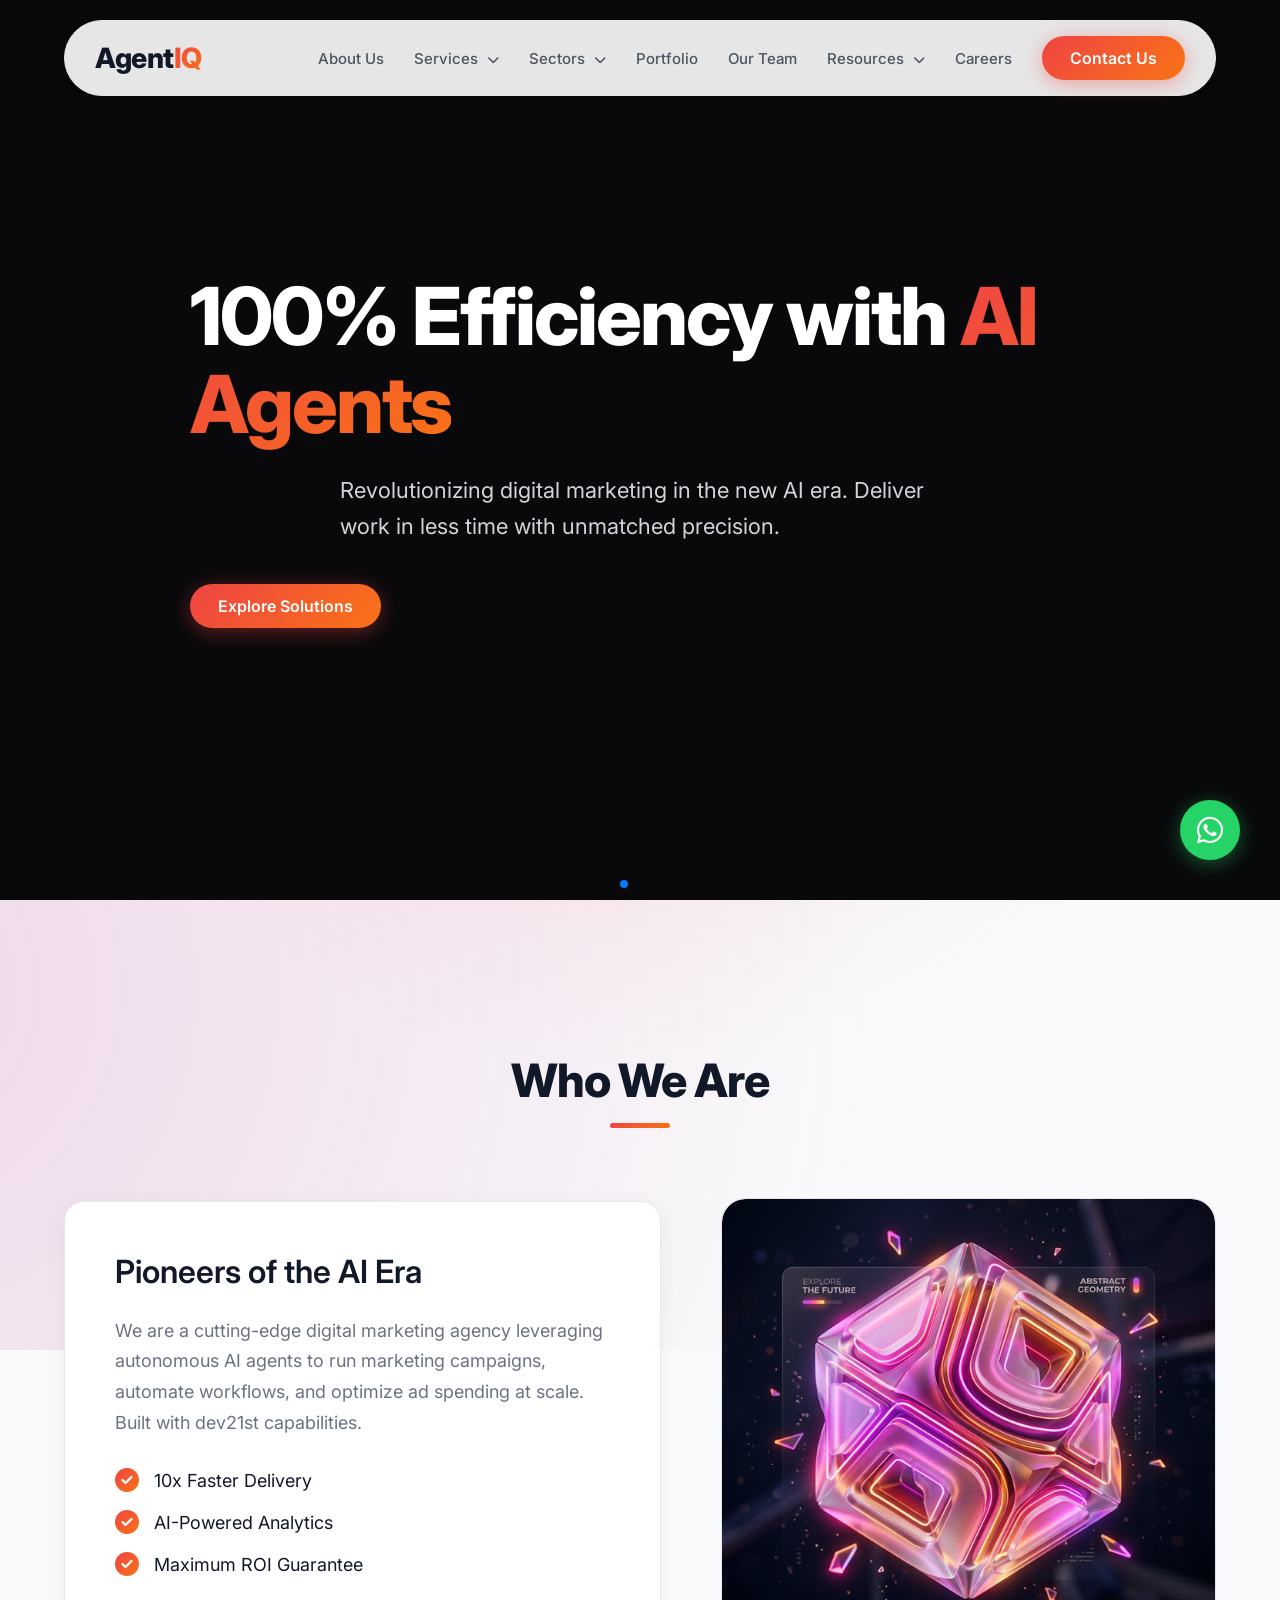
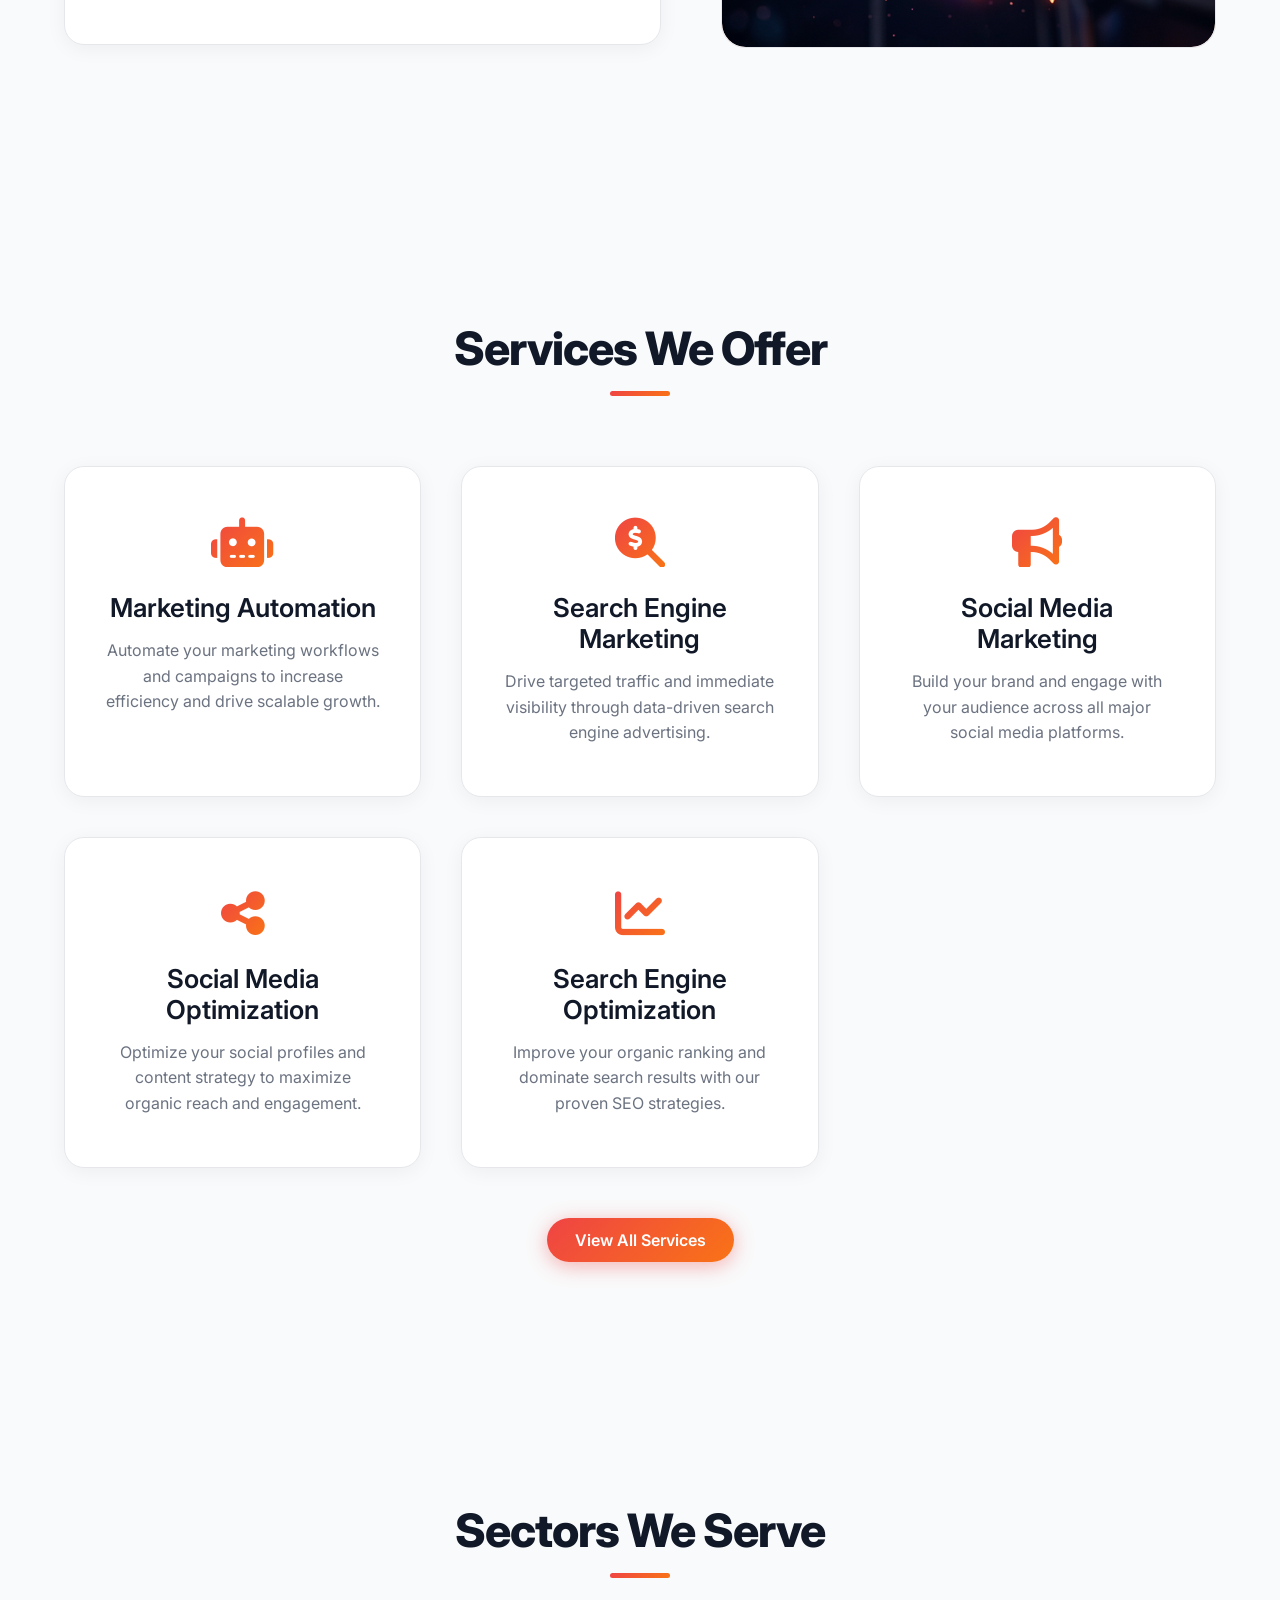
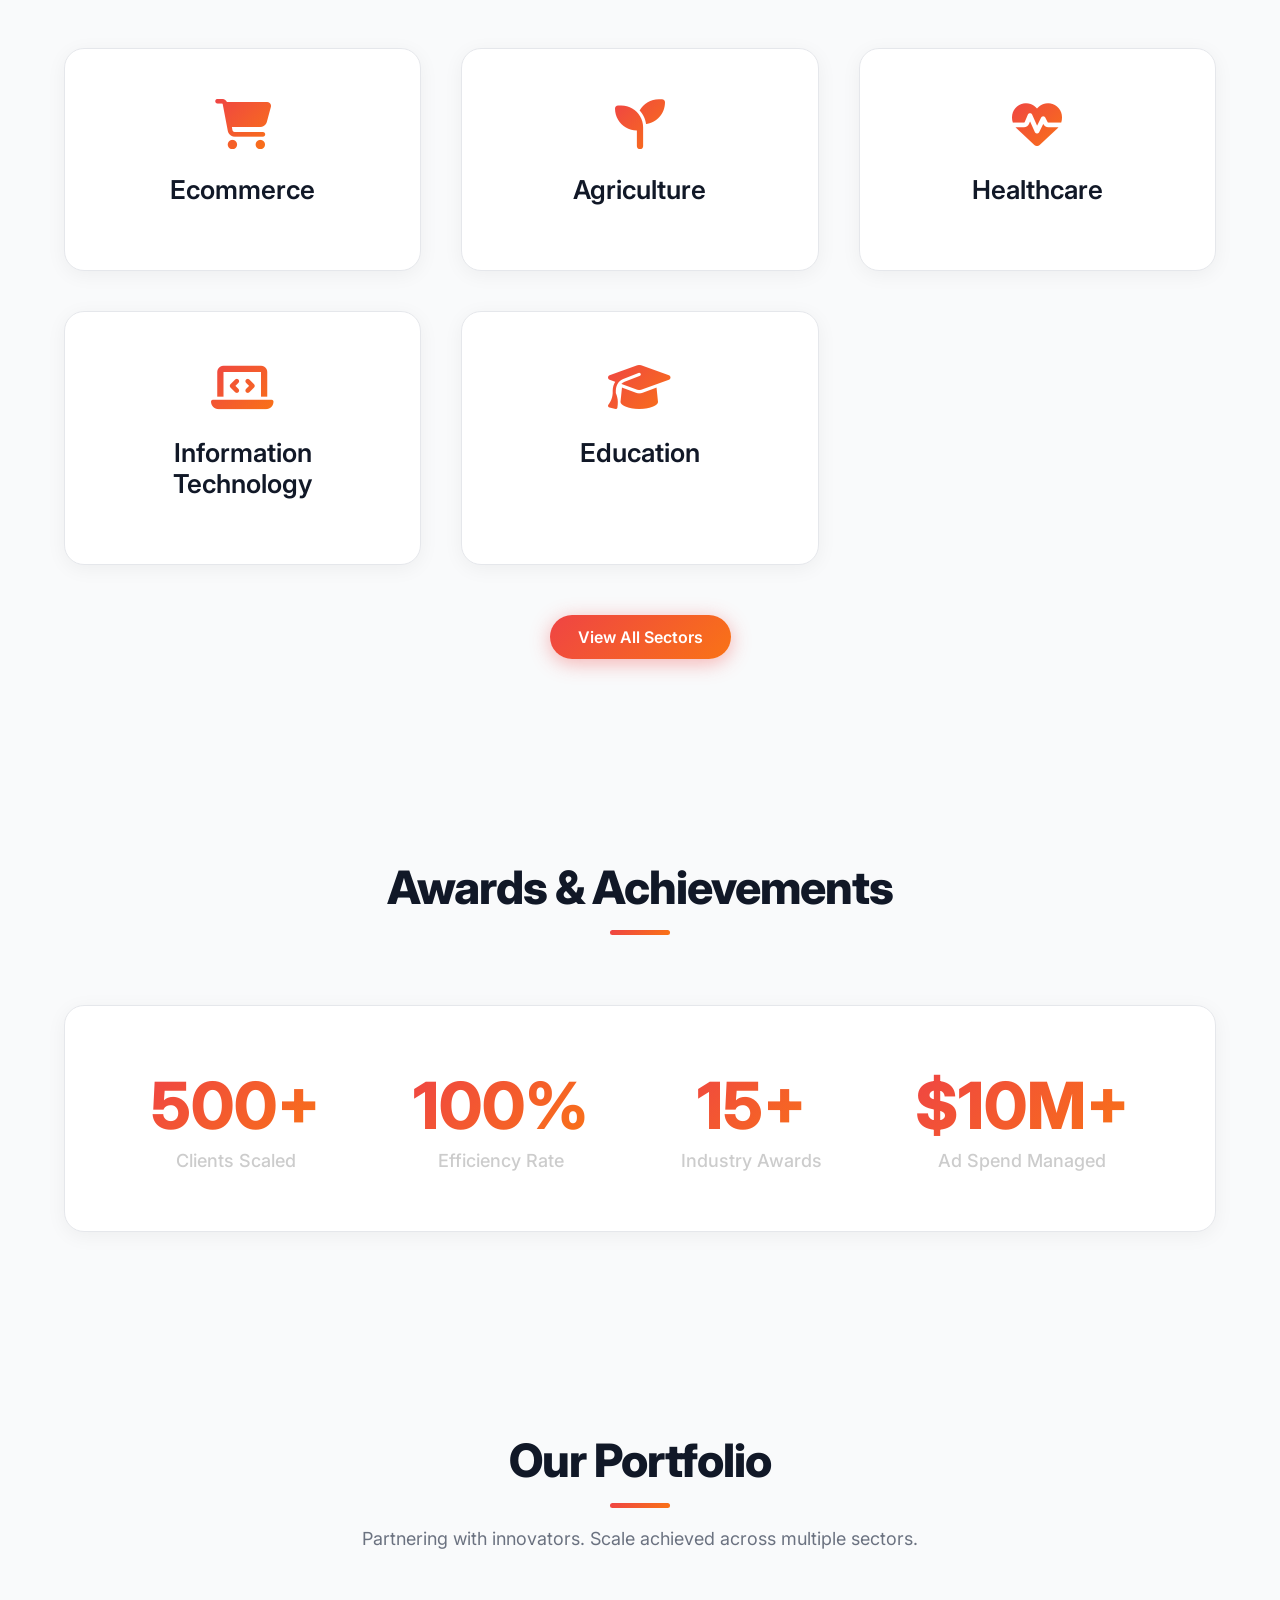
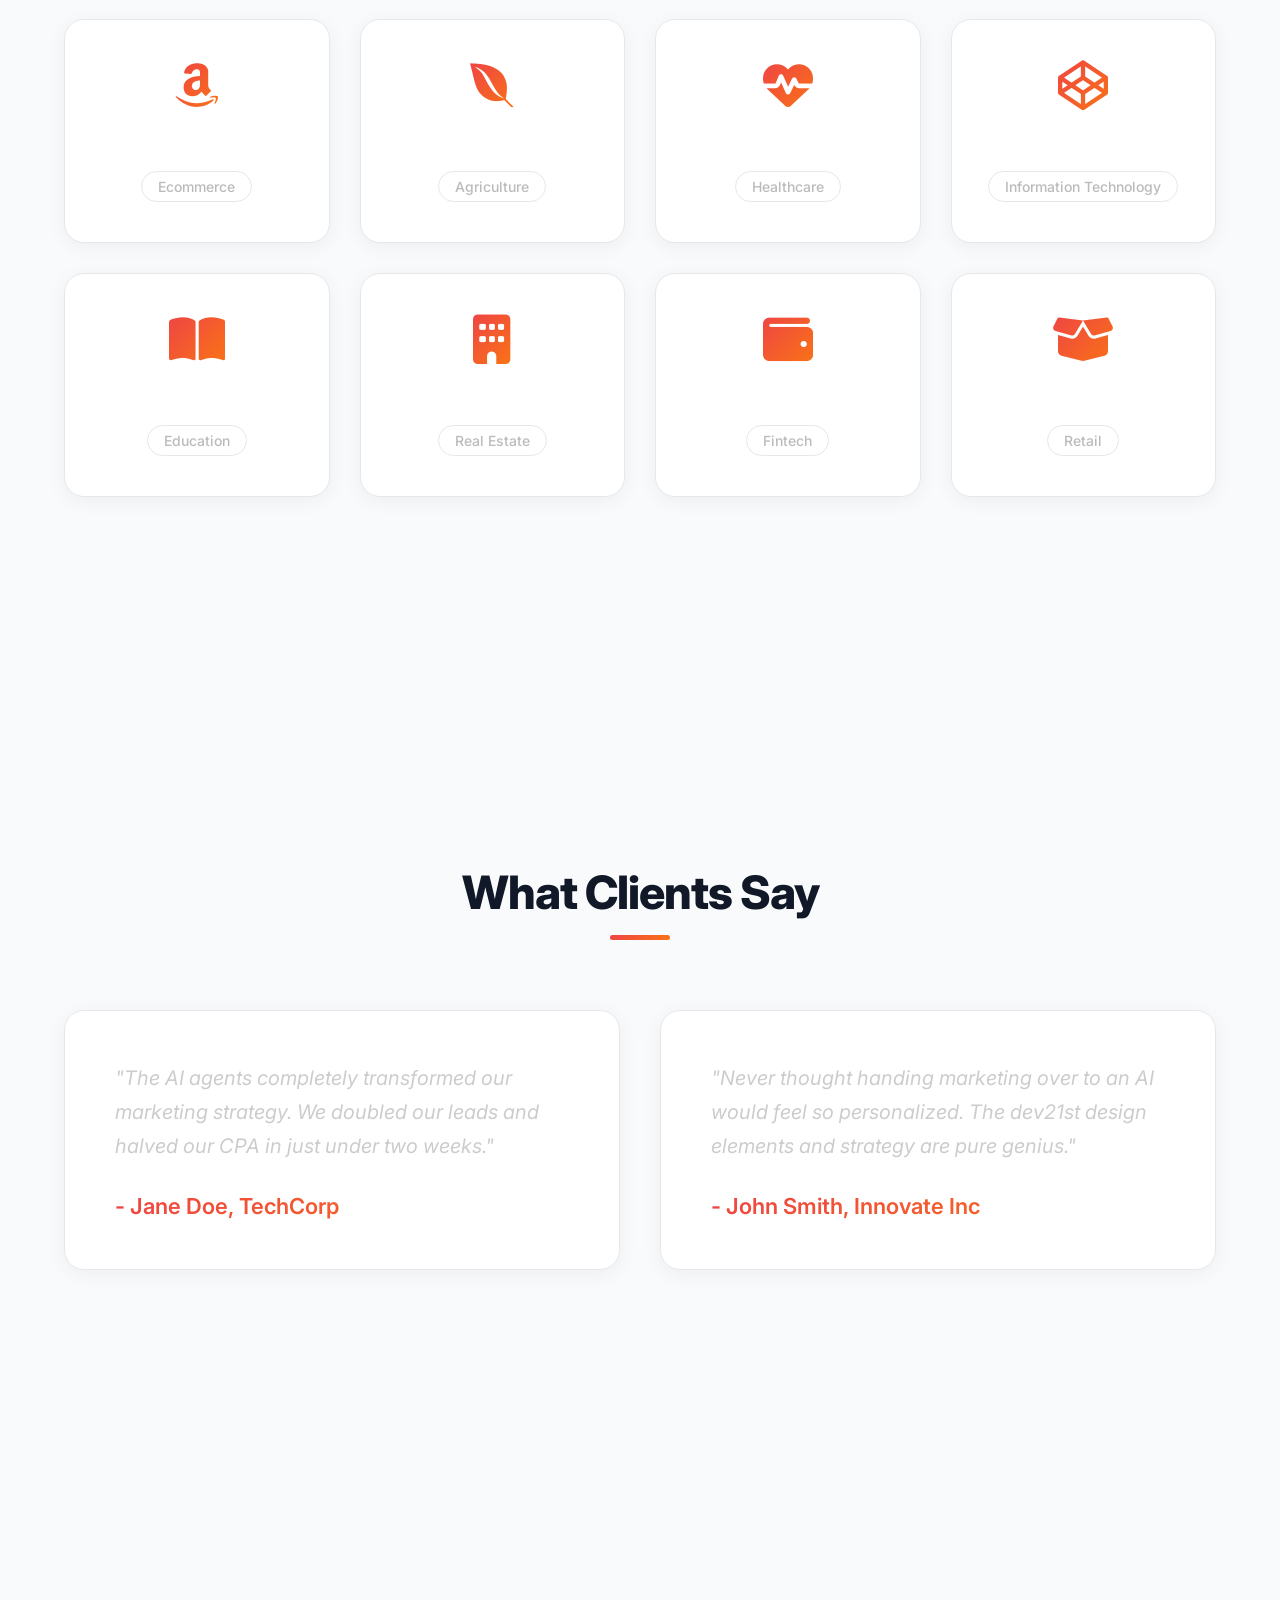
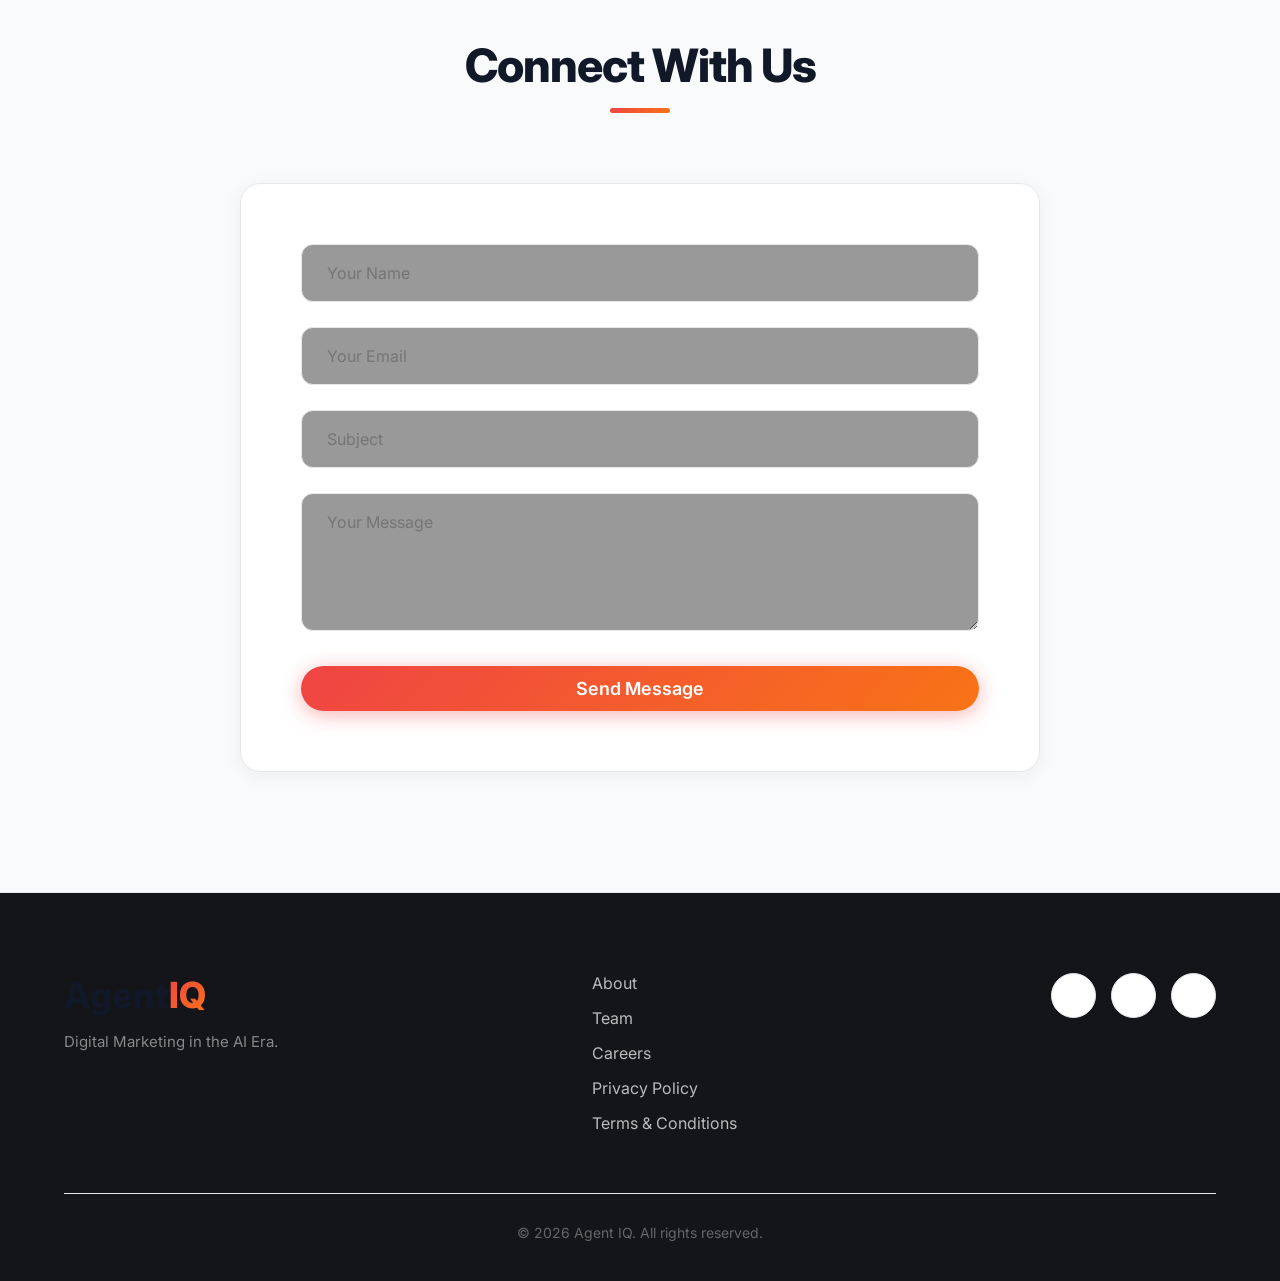
<file: index.html>
<!DOCTYPE html>
<html lang="en">
<head>
    <meta charset="UTF-8">
    <meta name="viewport" content="width=device-width, initial-scale=1.0">
    <title>AgentIQ - AI Digital Marketing Agency</title>
    <link href="https://fonts.googleapis.com/css2?family=Outfit:wght@300;400;600;800&display=swap" rel="stylesheet">
    <link rel="stylesheet" href="https://cdnjs.cloudflare.com/ajax/libs/font-awesome/6.4.0/css/all.min.css">
    <link rel="stylesheet" href="https://cdn.jsdelivr.net/npm/swiper@10/swiper-bundle.min.css"/>
    <link rel="stylesheet" href="style.css">
</head>
<body>
    <div class="blob-bg"></div>
    
    <header>
        <div class="logo">
            <h2><a href="#home" style="text-decoration: none; color: inherit;">Agent<span>IQ</span></a></h2>
        </div>
        <nav>
            <ul>
                <li><a href="#page-about">About Us</a></li>
                <li class="dropdown">
                    <a href="#page-all-services">Services <i class="fas fa-chevron-down" style="font-size: 12px; margin-left: 5px;"></i></a>
                    <ul class="dropdown-menu">
                        <li><a href="#page-marketing-automation">Marketing Automation</a></li>
                        <li><a href="#page-sem">Search Engine Marketing</a></li>
                        <li><a href="#page-smm">Social Media Marketing</a></li>
                        <li><a href="#page-smo">Social Media Optimization</a></li>
                        <li><a href="#page-seo">Search Engine Optimization</a></li>
                        <li><a href="#page-whatsapp">WhatsApp Marketing</a></li>
                        <li><a href="#page-email">Email Marketing</a></li>
                        <li><a href="#page-content">Content Marketing</a></li>
                        <li><a href="#page-brand">Brand Management</a></li>
                        <li><a href="#page-uiux">UI/UX Design</a></li>
                        <li><a href="#page-video">Video Production</a></li>
                    </ul>
                </li>
                <li class="dropdown">
                    <a href="#page-all-sectors">Sectors <i class="fas fa-chevron-down" style="font-size: 12px; margin-left: 5px;"></i></a>
                    <ul class="dropdown-menu">
                        <li><a href="#page-ecommerce">Ecommerce</a></li>
                        <li><a href="#page-agriculture">Agriculture</a></li>
                        <li><a href="#page-healthcare">Healthcare</a></li>
                        <li><a href="#page-it">Information Technology</a></li>
                        <li><a href="#page-education">Education</a></li>
                        <li><a href="#page-hospitality">Hospitality</a></li>
                        <li><a href="#page-real-estate">Real Estate</a></li>
                        <li><a href="#page-fmcg">FMCG</a></li>
                        <li><a href="#page-retail">Retail</a></li>
                        <li><a href="#page-fintech">Fintech</a></li>
                    </ul>
                </li>
                <li><a href="#page-portfolio">Portfolio</a></li>
                <li><a href="#page-team">Our Team</a></li>
                <li class="dropdown">
                    <a href="#resources">Resources <i class="fas fa-chevron-down" style="font-size: 12px; margin-left: 5px;"></i></a>
                    <ul class="dropdown-menu">
                        <li><a href="#page-resource-blogs">Blogs</a></li>
                        <li><a href="#page-resource-case-studies">Case Studies</a></li>
                        <li><a href="#page-resource-pr">PR</a></li>
                        <li><a href="#page-resource-whitepapers">Whitepapers</a></li>
                        <li><a href="#page-resource-webinars">Webinars</a></li>
                    </ul>
                </li>
                <li><a href="#page-careers">Careers</a></li>
                <li><a href="#contact" class="btn-primary">Contact Us</a></li>
            </ul>
        </nav>
        <div class="menu-toggle"><i class="fas fa-bars"></i></div>
    </header>

    <main id="home-view">
        <!-- Home / Sliding Banners -->
        <section id="home" class="hero swiper">
            <div class="swiper-wrapper">
                <div class="swiper-slide">
                    <div class="slide-content">
                        <h1>100% Efficiency with <span>AI Agents</span></h1>
                        <p>Revolutionizing digital marketing in the new AI era. Deliver work in less time with unmatched precision.</p>
                        <a href="#page-all-services" class="btn-gradient">Explore Solutions</a>
                    </div>
                </div>
                <div class="swiper-slide">
                    <div class="slide-content">
                        <h1>Data-Driven <span>Excellence</span></h1>
                        <p>Turn your marketing metrics into actionable insights using our advanced AI algorithms.</p>
                        <a href="#contact" class="btn-gradient">Get Started</a>
                    </div>
                </div>
                <div class="swiper-slide">
                    <div class="slide-content">
                        <h1>Future of <span>Growth</span></h1>
                        <p>Automated, secure, and incredibly fast. The only digital marketing partner you'll ever need.</p>
                        <a href="#portfolio" class="btn-gradient">View Work</a>
                    </div>
                </div>
            </div>
            <div class="swiper-pagination"></div>
        </section>

        <!-- Who We Are / Why Choose Us -->
        <section id="about" class="about">
            <div class="section-header">
                <h2>Who We Are</h2>
                <div class="underline"></div>
            </div>
            <div class="about-content">
                <div class="about-text glass">
                    <h3>Pioneers of the AI Era</h3>
                    <p>We are a cutting-edge digital marketing agency leveraging autonomous AI agents to run marketing campaigns, automate workflows, and optimize ad spending at scale. Built with dev21st capabilities.</p>
                    <ul>
                        <li><i class="fas fa-check-circle"></i> 10x Faster Delivery</li>
                        <li><i class="fas fa-check-circle"></i> AI-Powered Analytics</li>
                        <li><i class="fas fa-check-circle"></i> Maximum ROI Guarantee</li>
                    </ul>
                </div>
                <div class="about-image">
                    <div class="image-placeholder" id="about-img-placeholder">
                        <img src="assets/about-asset.png" alt="About AgentIQ">
                    </div>
                </div>
            </div>
        </section>

        <!-- Services -->
        <section id="services" class="services">
            <div class="section-header">
                <h2>Services We Offer</h2>
                <div class="underline"></div>
            </div>
            <div class="services-grid">
                <div class="service-card glass">
                    <i class="fas fa-robot"></i>
                    <h3>Marketing Automation</h3>
                    <p>Automate your marketing workflows and campaigns to increase efficiency and drive scalable growth.</p>
                </div>
                <div class="service-card glass">
                    <i class="fas fa-search-dollar"></i>
                    <h3>Search Engine Marketing</h3>
                    <p>Drive targeted traffic and immediate visibility through data-driven search engine advertising.</p>
                </div>
                <div class="service-card glass">
                    <i class="fas fa-bullhorn"></i>
                    <h3>Social Media Marketing</h3>
                    <p>Build your brand and engage with your audience across all major social media platforms.</p>
                </div>
                <div class="service-card glass">
                    <i class="fas fa-share-alt"></i>
                    <h3>Social Media Optimization</h3>
                    <p>Optimize your social profiles and content strategy to maximize organic reach and engagement.</p>
                </div>
                <div class="service-card glass">
                    <i class="fas fa-chart-line"></i>
                    <h3>Search Engine Optimization</h3>
                    <p>Improve your organic ranking and dominate search results with our proven SEO strategies.</p>
                </div>
            </div>
            <div style="text-align: center; margin-top: 50px;">
                <a href="#page-all-services" class="btn-gradient">View All Services</a>
            </div>
        </section>
        
        <!-- Sectors (Brief Placeholder) -->
        <section id="sectors" class="sectors">
            <div class="section-header">
                <h2>Sectors We Serve</h2>
                <div class="underline"></div>
            </div>
            <div class="services-grid">
                <div class="service-card glass">
                    <i class="fas fa-shopping-cart"></i>
                    <h3>Ecommerce</h3>
                </div>
                <div class="service-card glass">
                    <i class="fas fa-seedling"></i>
                    <h3>Agriculture</h3>
                </div>
                <div class="service-card glass">
                    <i class="fas fa-heartbeat"></i>
                    <h3>Healthcare</h3>
                </div>
                <div class="service-card glass">
                    <i class="fas fa-laptop-code"></i>
                    <h3>Information Technology</h3>
                </div>
                <div class="service-card glass">
                    <i class="fas fa-graduation-cap"></i>
                    <h3>Education</h3>
                </div>
            </div>
            <div style="text-align: center; margin-top: 50px;">
                <a href="#page-all-sectors" class="btn-gradient">View All Sectors</a>
            </div>
        </section>

        <!-- Awards & Achievements -->
        <section id="awards" class="awards">
            <div class="section-header">
                <h2>Awards & Achievements</h2>
                <div class="underline"></div>
            </div>
            <div class="awards-grid glass">
                <div class="award-item">
                    <h2>500+</h2>
                    <p>Clients Scaled</p>
                </div>
                <div class="award-item">
                    <h2>100%</h2>
                    <p>Efficiency Rate</p>
                </div>
                <div class="award-item">
                    <h2>15+</h2>
                    <p>Industry Awards</p>
                </div>
                <div class="award-item">
                    <h2>$10M+</h2>
                    <p>Ad Spend Managed</p>
                </div>
            </div>
        </section>

        <!-- Portfolio -->
        <section id="portfolio" class="portfolio">
            <div class="section-header">
                <h2>Our Portfolio</h2>
                <div class="underline"></div>
                <p style="margin-top:20px; color:#6b7280; font-size:18px;">Partnering with innovators. Scale achieved across multiple sectors.</p>
            </div>
            <div class="portfolio-grid">
                <div class="portfolio-card glass">
                    <div class="client-logo">
                        <i class="fab fa-amazon"></i>
                        <h3>AuraMart</h3>
                    </div>
                    <span class="client-sector">Ecommerce</span>
                </div>
                <div class="portfolio-card glass">
                    <div class="client-logo">
                        <i class="fab fa-envira"></i>
                        <h3>AgriGlobal</h3>
                    </div>
                    <span class="client-sector">Agriculture</span>
                </div>
                <div class="portfolio-card glass">
                    <div class="client-logo">
                        <i class="fas fa-heartbeat"></i>
                        <h3>MedLife Plus</h3>
                    </div>
                    <span class="client-sector">Healthcare</span>
                </div>
                <div class="portfolio-card glass">
                    <div class="client-logo">
                        <i class="fab fa-codepen"></i>
                        <h3>CodeSphere</h3>
                    </div>
                    <span class="client-sector">Information Technology</span>
                </div>
                <div class="portfolio-card glass">
                    <div class="client-logo">
                        <i class="fas fa-book-open"></i>
                        <h3>EdVantage</h3>
                    </div>
                    <span class="client-sector">Education</span>
                </div>
                <div class="portfolio-card glass">
                    <div class="client-logo">
                        <i class="fas fa-building"></i>
                        <h3>PrimeEstates</h3>
                    </div>
                    <span class="client-sector">Real Estate</span>
                </div>
                <div class="portfolio-card glass">
                    <div class="client-logo">
                        <i class="fas fa-wallet"></i>
                        <h3>FinFlow</h3>
                    </div>
                    <span class="client-sector">Fintech</span>
                </div>
                <div class="portfolio-card glass">
                    <div class="client-logo">
                        <i class="fas fa-box-open"></i>
                        <h3>MaxRetail</h3>
                    </div>
                    <span class="client-sector">Retail</span>
                </div>
            </div>
        </section>

        <!-- Testimonials -->
        <section id="testimonials" class="testimonials">
            <div class="section-header">
                <h2>What Clients Say</h2>
                <div class="underline"></div>
            </div>
            <div class="testi-grid">
                <div class="testi-card glass">
                    <p>"The AI agents completely transformed our marketing strategy. We doubled our leads and halved our CPA in just under two weeks."</p>
                    <h4>- Jane Doe, TechCorp</h4>
                </div>
                <div class="testi-card glass">
                    <p>"Never thought handing marketing over to an AI would feel so personalized. The dev21st design elements and strategy are pure genius."</p>
                    <h4>- John Smith, Innovate Inc</h4>
                </div>
            </div>
        </section>

        <!-- Connect Us -->
        <section id="contact" class="connect">
            <div class="section-header">
                <h2>Connect With Us</h2>
                <div class="underline"></div>
            </div>
            <div class="connect-container">
                <form class="glass form-grid" onsubmit="event.preventDefault(); alert('Message Sent Successfully!');">
                    <input type="text" placeholder="Your Name" required>
                    <input type="email" placeholder="Your Email" required>
                    <input type="text" placeholder="Subject">
                    <textarea placeholder="Your Message" rows="5" required></textarea>
                    <button type="submit" class="btn-gradient">Send Message</button>
                </form>
            </div>
        </section>
    </main>

    <!-- Dynamic Container for SPA routing -->
    <main id="dynamic-view" style="display: none; padding-top: 100px; min-height: calc(100vh - 100px);">
        <section class="dynamic-section" style="padding: 60px 5%; min-height: auto;">
            <div class="section-header">
                <h2 id="dyn-title">Title</h2>
                <div class="underline"></div>
                <p id="dyn-subtitle" style="margin-top:20px; color:#6b7280; font-size:18px;"></p>
            </div>
            <div class="connect-container" id="dyn-content-container" style="max-width: 1000px; margin: 0 auto; width: 100%;">
                <!-- Dynamic Content will be injected here by script.js -->
            </div>
        </section>
    </main>

    <footer>
        <div class="footer-content">
            <div class="footer-logo">
                <h2>Agent<span>IQ</span></h2>
                <p>Digital Marketing in the AI Era.</p>
            </div>
            <div class="footer-links">
                <!-- Placing anchors to fulfill menu items not built into large sections -->
                <a href="#page-about">About</a>
                <a href="#page-team">Team</a>
                <a href="#page-careers">Careers</a>
                <a href="#page-privacy">Privacy Policy</a>
                <a href="#page-terms">Terms & Conditions</a>
            </div>
            <div class="footer-social">
                <a href="#"><i class="fab fa-instagram"></i></a>
                <a href="#"><i class="fab fa-twitter"></i></a>
                <a href="#"><i class="fab fa-linkedin-in"></i></a>
            </div>
        </div>
        <p class="copyright">&copy; 2026 Agent IQ. All rights reserved.</p>
    </footer>

    <!-- Floating WhatsApp Bot -->
    <a href="https://wa.me/1234567890" target="_blank" class="whatsapp-float">
        <i class="fab fa-whatsapp"></i>
    </a>

    <script src="https://cdn.jsdelivr.net/npm/swiper@10/swiper-bundle.min.js"></script>
    <script src="script.js"></script>
</body>
</html>
</file>
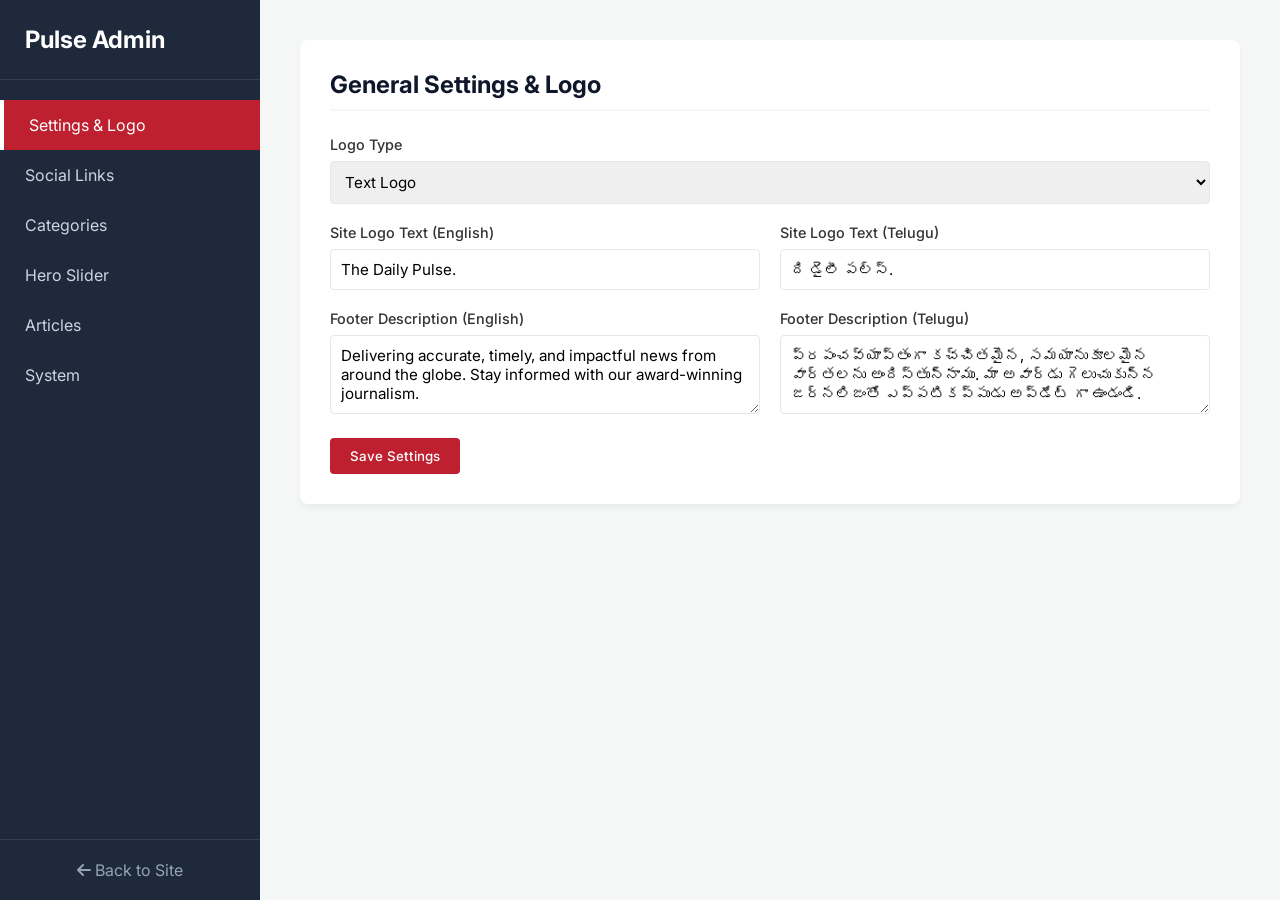
<file: news-portal/admin.html>
<!DOCTYPE html>
<html lang="en">
<head>
    <meta charset="UTF-8">
    <meta name="viewport" content="width=device-width, initial-scale=1.0">
    <title>Admin Dashboard | The Daily Pulse</title>
    <link href="https://fonts.googleapis.com/css2?family=Inter:wght@300;400;500;600;700&display=swap" rel="stylesheet">
    <link rel="stylesheet" href="https://cdnjs.cloudflare.com/ajax/libs/font-awesome/6.4.0/css/all.min.css">
    <style>
        :root { --primary: #bf202f; --bg: #f4f7f6; --sidebar: #1e293b; --text: #333; --border: #e2e8f0; }
        * { margin: 0; padding: 0; box-sizing: border-box; font-family: 'Inter', sans-serif; }
        body { background: var(--bg); color: var(--text); }
        .admin-layout { display: flex; min-height: 100vh; }
        
        /* Sidebar */
        .admin-sidebar { width: 260px; background: var(--sidebar); color: #fff; display: flex; flex-direction: column; }
        .admin-logo { padding: 25px; font-size: 1.5rem; font-weight: 700; border-bottom: 1px solid rgba(255,255,255,0.1); }
        .admin-nav { list-style: none; padding: 20px 0; flex-grow: 1; }
        .admin-nav li a { display: block; padding: 15px 25px; color: #cbd5e1; text-decoration: none; transition: 0.3s; }
        .admin-nav li a:hover, .admin-nav li a.active { background: var(--primary); color: #fff; border-left: 4px solid #fff; }
        .back-to-site { display: block; padding: 20px; text-align: center; color: #94a3b8; text-decoration: none; border-top: 1px solid rgba(255,255,255,0.1); }
        
        /* Main Content */
        .admin-main { flex: 1; padding: 40px; overflow-y: auto; height: 100vh; }
        .admin-section { display: none; background: #fff; padding: 30px; border-radius: 8px; box-shadow: 0 4px 6px -1px rgba(0,0,0,0.05); }
        .admin-section.active { display: block; }
        .admin-section h2 { margin-bottom: 25px; color: #0f172a; border-bottom: 2px solid var(--bg); padding-bottom: 10px; }
        
        /* Forms */
        .form-group { margin-bottom: 20px; }
        .form-group label { display: block; font-weight: 500; margin-bottom: 8px; font-size: 0.9rem; }
        .form-group input, .form-group textarea, .form-group select { width: 100%; padding: 10px; border: 1px solid var(--border); border-radius: 4px; font-size: 0.95rem; }
        .form-row { display: flex; gap: 20px; }
        .form-row .form-group { flex: 1; }
        
        .btn { background: var(--primary); color: #fff; border: none; padding: 10px 20px; border-radius: 4px; cursor: pointer; font-weight: 500; }
        .btn:hover { opacity: 0.9; }
        .btn-danger { background: #ef4444; }
        
        .data-list { margin-top: 30px; border-top: 1px solid var(--border); padding-top: 20px; }
        .data-item { background: var(--bg); padding: 15px; margin-bottom: 10px; border-radius: 4px; display: flex; justify-content: space-between; align-items: center; }
        .data-item-details { display: flex; flex-direction: column; gap: 5px; }
    </style>
</head>
<body>
    <div class="admin-layout">
        <aside class="admin-sidebar">
            <div class="admin-logo">Pulse Admin</div>
            <ul class="admin-nav">
                <li><a href="#" class="active" data-target="settings">Settings & Logo</a></li>
                <li><a href="#" data-target="social">Social Links</a></li>
                <li><a href="#" data-target="categories">Categories</a></li>
                <li><a href="#" data-target="hero">Hero Slider</a></li>
                <li><a href="#" data-target="articles">Articles</a></li>
                <li><a href="#" data-target="reset">System</a></li>
            </ul>
            <a href="index.html" class="back-to-site"><i class="fa-solid fa-arrow-left"></i> Back to Site</a>
        </aside>
        
        <main class="admin-main">
            <!-- Settings Section -->
            <section id="settings" class="admin-section active">
                <h2>General Settings & Logo</h2>
                <form id="form-settings">
                    <div class="form-group">
                        <label>Logo Type</label>
                        <select id="set-logo-type">
                            <option value="text">Text Logo</option>
                            <option value="image">Image Logo</option>
                        </select>
                    </div>
                    <div class="form-group" id="logo-img-group" style="display:none;">
                        <label>Logo Image URL</label>
                        <input type="url" id="set-logo-img" placeholder="https://...">
                    </div>
                    <div class="form-row" id="logo-text-group">
                        <div class="form-group">
                            <label>Site Logo Text (English)</label>
                            <input type="text" id="set-logo-en">
                        </div>
                        <div class="form-group">
                            <label>Site Logo Text (Telugu)</label>
                            <input type="text" id="set-logo-te">
                        </div>
                    </div>
                    <div class="form-row">
                        <div class="form-group">
                            <label>Footer Description (English)</label>
                            <textarea id="set-footer-en" rows="3" required></textarea>
                        </div>
                        <div class="form-group">
                            <label>Footer Description (Telugu)</label>
                            <textarea id="set-footer-te" rows="3" required></textarea>
                        </div>
                    </div>
                    <button type="submit" class="btn">Save Settings</button>
                </form>
            </section>

            <!-- Social Links Section -->
            <section id="social" class="admin-section">
                <h2>Social Links</h2>
                <form id="form-social">
                    <div class="form-row">
                        <div class="form-group">
                            <label>Facebook URL</label>
                            <input type="url" id="soc-facebook" placeholder="https://facebook.com/...">
                        </div>
                        <div class="form-group">
                            <label>Twitter / X URL</label>
                            <input type="url" id="soc-twitter" placeholder="https://twitter.com/...">
                        </div>
                    </div>
                    <div class="form-row">
                        <div class="form-group">
                            <label>Instagram URL</label>
                            <input type="url" id="soc-instagram" placeholder="https://instagram.com/...">
                        </div>
                        <div class="form-group">
                            <label>YouTube URL</label>
                            <input type="url" id="soc-youtube" placeholder="https://youtube.com/...">
                        </div>
                    </div>
                    <div class="form-group">
                        <label>LinkedIn URL</label>
                        <input type="url" id="soc-linkedin" placeholder="https://linkedin.com/...">
                    </div>
                    <button type="submit" class="btn">Save Social Links</button>
                </form>
            </section>

            <!-- Categories Section -->
            <section id="categories" class="admin-section">
                <h2>Manage Categories</h2>
                <form id="form-category">
                    <div class="form-row">
                        <div class="form-group">
                            <label>Category ID (e.g. technology)</label>
                            <input type="text" id="cat-id" required placeholder="lowercase, no spaces">
                        </div>
                        <div class="form-group">
                            <label>Name (English)</label>
                            <input type="text" id="cat-en" required>
                        </div>
                        <div class="form-group">
                            <label>Name (Telugu)</label>
                            <input type="text" id="cat-te" required>
                        </div>
                    </div>
                    <button type="submit" class="btn">Add Category</button>
                </form>
                <div class="data-list" id="category-list"></div>
            </section>
            
            <!-- Hero Slider -->
            <section id="hero" class="admin-section">
                <h2>Add Hero Slide</h2>
                <form id="form-hero">
                    <div class="form-row">
                        <div class="form-group">
                            <label>Title (English)</label>
                            <input type="text" id="hero-title-en" required>
                        </div>
                        <div class="form-group">
                            <label>Title (Telugu)</label>
                            <input type="text" id="hero-title-te" required>
                        </div>
                    </div>
                    <div class="form-row">
                        <div class="form-group">
                            <label>Category</label>
                            <select id="hero-category" required class="dynamic-cat-select">
                                <!-- JS populated -->
                            </select>
                        </div>
                        <div class="form-group">
                            <label>Author</label>
                            <input type="text" id="hero-author" required>
                        </div>
                    </div>
                    <div class="form-group">
                        <label>Image URL</label>
                        <input type="url" id="hero-image" placeholder="https://..." required>
                    </div>
                    <button type="submit" class="btn">Add Slide</button>
                </form>
                <div class="data-list" id="hero-list"></div>
            </section>

            <!-- Articles Section -->
            <section id="articles" class="admin-section">
                <h2>Add New Article</h2>
                <form id="form-article">
                    <div class="form-row">
                        <div class="form-group">
                            <label>Article Title (English)</label>
                            <input type="text" id="art-title-en" required>
                        </div>
                        <div class="form-group">
                            <label>Article Title (Telugu)</label>
                            <input type="text" id="art-title-te" required>
                        </div>
                    </div>
                    <div class="form-row">
                        <div class="form-group">
                            <label>Content Paragraph (English)</label>
                            <textarea id="art-content-en" rows="3" required></textarea>
                        </div>
                        <div class="form-group">
                            <label>Content Paragraph (Telugu)</label>
                            <textarea id="art-content-te" rows="3" required></textarea>
                        </div>
                    </div>
                    <div class="form-row">
                        <div class="form-group">
                            <label>Category</label>
                            <select id="art-category" required class="dynamic-cat-select">
                                <!-- JS populated -->
                            </select>
                        </div>
                        <div class="form-group">
                            <label>Author Name</label>
                            <input type="text" id="art-author" required>
                        </div>
                    </div>
                    <div class="form-group">
                        <label>Featured Image URL</label>
                        <input type="url" id="art-image" placeholder="https://..." required>
                    </div>
                    <button type="submit" class="btn">Publish Article</button>
                </form>
                <div class="data-list" id="article-list"></div>
            </section>
            
            <section id="reset" class="admin-section">
                <h2>System Management</h2>
                <p style="margin-bottom:20px;">Use this to completely reset your website data back to defaults.</p>
                <button id="btn-reset" class="btn btn-danger">Factory Reset Database</button>
            </section>
        </main>
    </div>
    <script src="admin.js"></script>
</body>
</html>
</file>
<file: style.css>
@import url('https://fonts.googleapis.com/css2?family=Inter:wght@300;400;500;600;700;800&display=swap');

:root {
    --bg-color: #f9fafb;
    --text-color: #111827;
    --card-bg: #ffffff;
    --border-color: #e5e7eb;
    --header-bg: rgba(255, 255, 255, 0.9);
    --dark-section: #09090b;
    
    /* Coral Red Space Labs Accent */
    --ig-grad: linear-gradient(135deg, #EF4444 0%, #F97316 100%);
    --ig-glow: rgba(239, 68, 68, 0.4);
}

* {
    margin: 0;
    padding: 0;
    box-sizing: border-box;
    font-family: 'Inter', sans-serif;
}

html {
    scroll-behavior: smooth;
}

body {
    background-color: var(--bg-color);
    color: var(--text-color);
    overflow-x: hidden;
    position: relative;
}

/* Background Animated Blobs */
.blob-bg {
    position: fixed;
    top: -50%;
    left: -50%;
    width: 200%;
    height: 200%;
    background: radial-gradient(circle at 50% 50%, rgba(220, 39, 67, 0.15) 0%, transparent 40%),
                radial-gradient(circle at 20% 80%, rgba(188, 24, 136, 0.15) 0%, transparent 40%),
                radial-gradient(circle at 80% 20%, rgba(240, 148, 51, 0.1) 0%, transparent 40%);
    z-index: -1;
    animation: rotateBlob 40s linear infinite;
    pointer-events: none;
}

@keyframes rotateBlob {
    0% { transform: rotate(0deg); }
    100% { transform: rotate(360deg); }
}

/* Glassmorphism utility -> Clean Card UI */
.glass {
    background: var(--card-bg);
    border: 1px solid var(--border-color);
    border-radius: 20px;
    box-shadow: 0 4px 20px rgba(0, 0, 0, 0.05);
}

/* Header & Nav */
header {
    position: fixed;
    top: 20px;
    left: 50%;
    transform: translateX(-50%);
    width: 90%;
    max-width: 1200px;
    display: flex;
    justify-content: space-between;
    align-items: center;
    padding: 15px 30px;
    z-index: 1000;
    background: var(--header-bg);
    backdrop-filter: blur(12px);
    border: 1px solid var(--border-color);
    border-radius: 50px;
    box-shadow: 0 10px 30px rgba(0,0,0,0.06);
}

.logo h2 {
    font-size: 28px;
    font-weight: 800;
    letter-spacing: -0.5px;
}

.logo span {
    background: var(--ig-grad);
    -webkit-background-clip: text;
    background-clip: text;
    -webkit-text-fill-color: transparent;
}

nav ul {
    list-style: none;
    display: flex;
    gap: 30px;
    align-items: center;
}

nav ul li {
    position: relative;
}

nav ul li a {
    text-decoration: none;
    color: #4b5563; /* Medium gray */
    font-weight: 500;
    font-size: 15px;
    transition: color 0.3s;
}

nav ul li a:hover {
    color: #111827; /* Dark black */
}

/* Dropdown styling */
nav ul li.dropdown {
    position: relative;
    padding: 10px 0;
}

nav ul li.dropdown .dropdown-menu {
    display: none;
    position: absolute;
    top: 100%;
    left: 0;
    min-width: 250px;
    background: var(--header-bg);
    backdrop-filter: blur(15px);
    border: 1px solid var(--border-color);
    border-radius: 12px;
    padding: 15px 0;
    box-shadow: 0 10px 30px rgba(0,0,0,0.1);
    flex-direction: column;
    gap: 0;
}

nav ul li.dropdown:hover .dropdown-menu {
    display: flex;
}

nav ul li.dropdown .dropdown-menu li {
    padding: 0;
    width: 100%;
}

nav ul li.dropdown .dropdown-menu li a {
    display: block;
    padding: 12px 20px;
    color: #4b5563;
    font-size: 15px;
    transition: all 0.3s;
}

nav ul li.dropdown .dropdown-menu li a:hover {
    background: rgba(0,0,0,0.03);
    color: #EF4444;
    padding-left: 25px;
}

.btn-primary, .btn-gradient {
    padding: 12px 28px;
    border-radius: 30px;
    text-decoration: none;
    font-weight: 600;
    color: #fff;
    background: var(--ig-grad);
    box-shadow: 0 4px 20px var(--ig-glow);
    transition: transform 0.3s, box-shadow 0.3s;
    display: inline-block;
    border: none;
    cursor: pointer;
    font-size: 16px;
}

.btn-gradient:hover, .btn-primary:hover {
    transform: translateY(-3px);
    box-shadow: 0 8px 25px rgba(220, 39, 67, 0.6);
}

.menu-toggle {
    display: none;
    font-size: 24px;
    cursor: pointer;
    color: #fff;
}

/* Sections General */
section {
    padding: 120px 5%;
    min-height: 100vh;
    display: flex;
    flex-direction: column;
    justify-content: center;
}

.section-header {
    text-align: center;
    margin-bottom: 70px;
}

.section-header h2 {
    font-size: 46px;
    font-weight: 800;
    margin-bottom: 15px;
    letter-spacing: -1px;
}

.underline {
    width: 60px;
    height: 5px;
    background: var(--ig-grad);
    margin: 0 auto;
    border-radius: 10px;
}

/* Hero Section (Dark Section) */
.hero {
    padding: 0;
    min-height: 100vh;
    display: flex;
    align-items: center;
    background-color: var(--dark-section);
    color: #ffffff;
    position: relative;
    overflow: hidden;
}

.swiper {
    width: 100%;
    height: 100vh;
}

.swiper-slide {
    display: flex;
    justify-content: center;
    align-items: center;
    padding: 20px;
}

.slide-content {
    max-width: 900px;
    margin: 0 auto;
}

.slide-content h1 {
    font-size: 80px;
    font-weight: 800;
    margin-bottom: 25px;
    line-height: 1.1;
    letter-spacing: -2px;
}

.slide-content h1 span {
    background: var(--ig-grad);
    -webkit-background-clip: text;
    background-clip: text;
    -webkit-text-fill-color: transparent;
}

.slide-content p {
    font-size: 22px;
    color: #d1d5db;
    max-width: 600px;
    margin: 0 auto 40px;
    line-height: 1.6;
}

/* About Section */
.about-content {
    display: flex;
    gap: 60px;
    align-items: center;
}

.about-text {
    flex: 1;
    padding: 50px;
}

.about-text h3 {
    font-size: 32px;
    margin-bottom: 25px;
    color: var(--text-color);
    font-weight: 600;
}

.about-text p {
    font-size: 18px;
    color: #6b7280;
    margin-bottom: 30px;
    line-height: 1.7;
}

.about-text ul {
    list-style: none;
}

.about-text ul li {
    font-size: 18px;
    margin-bottom: 18px;
    display: flex;
    align-items: center;
    gap: 15px;
    color: var(--text-color);
}

.about-text ul li i {
    background: var(--ig-grad);
    -webkit-background-clip: text;
    background-clip: text;
    -webkit-text-fill-color: transparent;
    font-size: 24px;
}

.about-image {
    flex: 1;
}

.image-placeholder {
    width: 100%;
    height: 450px;
    border-radius: 24px;
    background: linear-gradient(135deg, rgba(255,255,255,0.05), rgba(255,255,255,0.01));
    border: 1px solid var(--border-color);
    position: relative;
    overflow: hidden;
    display: flex;
    justify-content: center;
    align-items: center;
}
.image-placeholder img {
    width: 100%;
    height: 100%;
    object-fit: cover;
    border-radius: 24px;
}
.image-placeholder::after {
    content: '';
    position: absolute;
    inset: 0;
    background: var(--ig-grad);
    opacity: 0.15;
    mix-blend-mode: overlay;
}

/* Services */
.services-grid {
    display: grid;
    grid-template-columns: repeat(auto-fit, minmax(320px, 1fr));
    gap: 40px;
}

.service-card {
    padding: 50px 40px;
    text-align: center;
    transition: transform 0.4s, background 0.4s;
}

.service-card:hover {
    transform: translateY(-12px);
    background: #ffffff;
    box-shadow: 0 15px 40px rgba(0,0,0,0.08);
}

.service-card i {
    font-size: 50px;
    margin-bottom: 25px;
    background: var(--ig-grad);
    -webkit-background-clip: text;
    background-clip: text;
    -webkit-text-fill-color: transparent;
}

.service-card h3 {
    font-size: 26px;
    margin-bottom: 15px;
    font-weight: 600;
    color: var(--text-color);
}

.service-card p {
    color: #6b7280;
    line-height: 1.6;
    font-size: 16px;
}

/* Awards */
.awards {
    min-height: auto;
    padding: 80px 5%;
}

.awards-grid {
    display: flex;
    justify-content: space-around;
    align-items: center;
    flex-wrap: wrap;
    gap: 40px;
    padding: 60px;
}

.award-item {
    text-align: center;
}

.award-item h2 {
    font-size: 65px;
    font-weight: 800;
    background: var(--ig-grad);
    -webkit-background-clip: text;
    background-clip: text;
    -webkit-text-fill-color: transparent;
    margin-bottom: 5px;
}

.award-item p {
    font-size: 18px;
    color: #ccc;
    font-weight: 500;
}

/* Portfolio */
.portfolio-grid {
    display: grid;
    grid-template-columns: repeat(auto-fit, minmax(240px, 1fr));
    gap: 30px;
}

.portfolio-card {
    padding: 40px 30px;
    text-align: center;
    transition: transform 0.4s, box-shadow 0.4s;
    display: flex;
    flex-direction: column;
    justify-content: space-between;
    align-items: center;
    gap: 20px;
}

.portfolio-card:hover {
    transform: translateY(-8px);
    box-shadow: 0 15px 40px rgba(0,0,0,0.08);
}

.client-logo {
    display: flex;
    flex-direction: column;
    align-items: center;
    gap: 12px;
}

.client-logo i {
    font-size: 50px;
    background: var(--ig-grad);
    -webkit-background-clip: text;
    background-clip: text;
    -webkit-text-fill-color: transparent;
}

.client-logo h3 {
    font-size: 24px;
    font-weight: 800;
    color: #fff;
    letter-spacing: -0.5px;
}

.client-sector {
    padding: 6px 16px;
    background: rgba(255,255,255,0.05);
    border-radius: 30px;
    font-size: 14px;
    color: #bbb;
    font-weight: 500;
    border: 1px solid var(--border-color);
}

/* Floating Client community */
.floating-client-grid {
    display: flex;
    flex-wrap: wrap;
    justify-content: center;
    gap: 20px;
    max-width: 1000px;
    margin: 0 auto;
}

.floating-client {
    border-radius: 20px;
    padding: 20px 40px;
    background: rgba(255, 255, 255, 0.03);
    border: 1px solid rgba(255, 255, 255, 0.08);
    display: flex;
    align-items: center;
    justify-content: center;
    min-width: 180px;
    height: 80px;
    transition: background 0.3s;
    animation: float 6s ease-in-out infinite;
}

.floating-client:nth-child(2n) {
    animation-delay: 1s;
}

.floating-client:nth-child(3n) {
    animation-delay: 2s;
}

.floating-client:nth-child(4n) {
    animation-delay: 3s;
}

.floating-client:hover {
    background: rgba(255, 255, 255, 0.08);
    animation-play-state: paused;
}

.floating-client i {
    font-size: 32px;
    color: #fff;
    margin-right: 12px;
}

.floating-client span {
    font-size: 20px;
    font-weight: 600;
    color: #fff;
    letter-spacing: -0.5px;
}

@keyframes float {
    0% { transform: translateY(0px); }
    50% { transform: translateY(-10px); }
    100% { transform: translateY(0px); }
}
/* Team Section */
.team-grid {
    display: grid;
    grid-template-columns: repeat(auto-fit, minmax(280px, 1fr));
    gap: 40px;
}

.team-card {
    padding: 40px 30px;
    text-align: center;
    transition: transform 0.4s, background 0.4s;
}

.team-card:hover {
    transform: translateY(-12px);
    background: rgba(255,255,255,0.06);
}

.team-avatar {
    width: 120px;
    height: 120px;
    border-radius: 50%;
    margin: 0 auto 25px;
    background: linear-gradient(135deg, rgba(255,255,255,0.05), rgba(255,255,255,0.01));
    border: 1px solid var(--border-color);
    position: relative;
    overflow: hidden;
    display: flex;
    justify-content: center;
    align-items: center;
}

.team-avatar::after {
    content: '';
    position: absolute;
    inset: 0;
    background: var(--ig-grad);
    opacity: 0.2;
    mix-blend-mode: overlay;
}

.team-avatar i {
    font-size: 50px;
    background: var(--ig-grad);
    -webkit-background-clip: text;
    background-clip: text;
    -webkit-text-fill-color: transparent;
    z-index: 1;
}

.team-card h3 {
    font-size: 24px;
    color: #fff;
    margin-bottom: 5px;
}

.team-card h4 {
    font-size: 16px;
    color: #f09433;
    font-weight: 500;
    margin-bottom: 20px;
    letter-spacing: 0.5px;
}

.team-card p {
    font-size: 15px;
    color: #aaa;
    line-height: 1.6;
}

/* Testimonials */
.testi-grid {
    display: grid;
    grid-template-columns: repeat(auto-fit, minmax(450px, 1fr));
    gap: 40px;
}

.testi-card {
    padding: 50px;
    position: relative;
}

.testi-card::before {
    content: '\201C';
    position: absolute;
    top: 20px;
    left: 20px;
    font-size: 80px;
    color: rgba(255,255,255,0.05);
    font-family: serif;
    line-height: 1;
}

.testi-card p {
    font-size: 20px;
    font-style: italic;
    color: #ccc;
    line-height: 1.7;
    margin-bottom: 30px;
    position: relative;
    z-index: 1;
}

.testi-card h4 {
    background: var(--ig-grad);
    -webkit-background-clip: text;
    background-clip: text;
    -webkit-text-fill-color: transparent;
    font-size: 22px;
    font-weight: 600;
}

/* Connect */
.connect-container {
    max-width: 800px;
    margin: 0 auto;
    width: 100%;
}

.form-grid {
    padding: 60px;
    display: grid;
    gap: 25px;
}

.form-grid input, .form-grid textarea {
    width: 100%;
    padding: 18px 25px;
    border-radius: 12px;
    background: rgba(0,0,0,0.4);
    border: 1px solid var(--border-color);
    color: #fff;
    font-size: 16px;
    outline: none;
    transition: border-color 0.3s, box-shadow 0.3s;
}

.form-grid input:focus, .form-grid textarea:focus {
    border-color: #f09433;
    box-shadow: 0 0 10px rgba(240, 148, 51, 0.2);
}

.form-grid button {
    margin-top: 10px;
    font-size: 18px;
}

/* Footer */
footer {
    background: rgba(8, 9, 12, 0.95);
    border-top: 1px solid var(--border-color);
    padding: 80px 5% 40px;
}

.footer-content {
    display: flex;
    flex-wrap: wrap;
    justify-content: space-between;
    align-items: flex-start;
    max-width: 1200px;
    margin: 0 auto 60px;
    gap: 40px;
}

.footer-logo h2 {
    font-size: 36px;
    font-weight: 800;
}
.footer-logo span {
    background: var(--ig-grad);
    -webkit-background-clip: text;
    background-clip: text;
    -webkit-text-fill-color: transparent;
}
.footer-logo p {
    color: #888;
    margin-top: 15px;
    font-size: 15px;
}

.footer-links {
    display: flex;
    flex-direction: column;
    gap: 15px;
}
.footer-links a {
    color: #bbb;
    text-decoration: none;
    transition: color 0.3s;
    font-size: 16px;
}
.footer-links a:hover {
    color: #f09433;
}

.footer-social {
    display: flex;
    gap: 15px;
}
.footer-social a {
    width: 45px;
    height: 45px;
    border-radius: 50%;
    background: var(--card-bg);
    display: flex;
    justify-content: center;
    align-items: center;
    color: #fff;
    text-decoration: none;
    transition: background 0.3s, transform 0.3s;
    font-size: 18px;
    border: 1px solid var(--border-color);
}
.footer-social a:hover {
    background: var(--ig-grad);
    border-color: transparent;
    transform: translateY(-5px);
}

.copyright {
    color: #666;
    font-size: 14px;
    text-align: center;
    border-top: 1px solid var(--border-color);
    padding-top: 30px;
}

/* Floating WhatsApp Bot */
.whatsapp-float {
    position: fixed;
    width: 60px;
    height: 60px;
    bottom: 40px;
    right: 40px;
    background-color: #25d366;
    color: #FFF;
    border-radius: 50px;
    text-align: center;
    font-size: 30px;
    box-shadow: 0 4px 20px rgba(37, 211, 102, 0.4);
    z-index: 1000;
    display: flex;
    justify-content: center;
    align-items: center;
    transition: transform 0.3s, background-color 0.3s;
    text-decoration: none;
}

.whatsapp-float:hover {
    transform: scale(1.1);
    background-color: #1ebe57;
    color: #fff;
}

/* Resources Grid */
.resource-grid {
    display: grid;
    grid-template-columns: repeat(auto-fill, minmax(300px, 1fr));
    gap: 30px;
}

.resource-card {
    background: rgba(255, 255, 255, 0.03);
    border: 1px solid rgba(255, 255, 255, 0.08);
    border-radius: 16px;
    overflow: hidden;
    transition: transform 0.3s, background 0.3s;
    display: flex;
    flex-direction: column;
}

.resource-card:hover {
    transform: translateY(-8px);
    background: rgba(255, 255, 255, 0.05);
}

.resource-image {
    width: 100%;
    height: 200px;
    background-color: #1a1a1a;
    background-size: cover;
    background-position: center;
}

.resource-body {
    padding: 25px;
    flex: 1;
    display: flex;
    flex-direction: column;
}

.resource-tag {
    font-size: 12px;
    color: #f09433;
    text-transform: uppercase;
    letter-spacing: 1px;
    margin-bottom: 10px;
    font-weight: 600;
}

.resource-body h3 {
    font-size: 20px;
    color: #fff;
    margin-bottom: 15px;
    line-height: 1.4;
}

.resource-body p {
    font-size: 14px;
    color: #aaa;
    margin-bottom: 20px;
    line-height: 1.6;
    flex: 1;
}

.resource-body a {
    color: #f09433;
    font-size: 14px;
    font-weight: 600;
    text-decoration: none;
    transition: color 0.3s;
    align-self: flex-start;
}

.resource-body a:hover {
    color: #fff;
}

/* Article Page */
.article-header {
    text-align: center;
    margin-bottom: 40px;
}

.article-header h1 {
    font-size: 40px;
    color: #fff;
    margin-bottom: 20px;
    line-height: 1.3;
}

.article-meta {
    font-size: 14px;
    color: #888;
}

.article-meta span {
    margin: 0 10px;
}

.article-featured-image {
    width: 100%;
    height: 400px;
    border-radius: 20px;
    background-size: cover;
    background-position: center;
    margin-bottom: 40px;
    border: 1px solid rgba(255,255,255,0.05);
}

.article-content {
    font-size: 18px;
    color: #ccc;
    line-height: 1.8;
}

.article-content h2 {
    font-size: 28px;
    color: #fff;
    margin: 40px 0 20px;
}

.article-content p {
    margin-bottom: 25px;
}

/* Job Grid */
.job-grid {
    display: flex;
    flex-direction: column;
    gap: 20px;
}

.job-card {
    background: rgba(255, 255, 255, 0.03);
    border: 1px solid rgba(255, 255, 255, 0.08);
    border-radius: 16px;
    padding: 30px;
    display: flex;
    justify-content: space-between;
    align-items: center;
    transition: background 0.3s;
}

.job-card:hover {
    background: rgba(255, 255, 255, 0.05);
}

.job-info h3 {
    font-size: 24px;
    color: #fff;
    margin-bottom: 10px;
}

.job-meta {
    display: flex;
    gap: 15px;
    font-size: 14px;
    color: #aaa;
}

.job-meta span {
    display: flex;
    align-items: center;
    gap: 5px;
}

.job-card .btn-primary {
    padding: 12px 30px;
    font-size: 14px;
}

/* Responsive */
@media (max-width: 991px) {
    .slide-content h1 { font-size: 60px; }
    .about-content { flex-direction: column; }
    nav ul {
        display: none;
        position: absolute;
        top: 80px;
        left: 0;
        width: 100%;
        background: rgba(11, 12, 16, 0.98);
        backdrop-filter: blur(15px);
        flex-direction: column;
        padding: 40px 0;
        border-bottom: 1px solid var(--border-color);
    }
    nav ul.active {
        display: flex;
    }
    .menu-toggle { display: block; }
    .awards-grid { flex-direction: column; gap: 50px; }
}

@media (max-width: 768px) {
    .slide-content h1 { font-size: 45px; }
    section { padding: 90px 5%; }
    .section-header h2 { font-size: 36px; }
    .testi-grid { grid-template-columns: 1fr; }
    .footer-content { flex-direction: column; text-align: center; align-items: center; }
}
</file>
